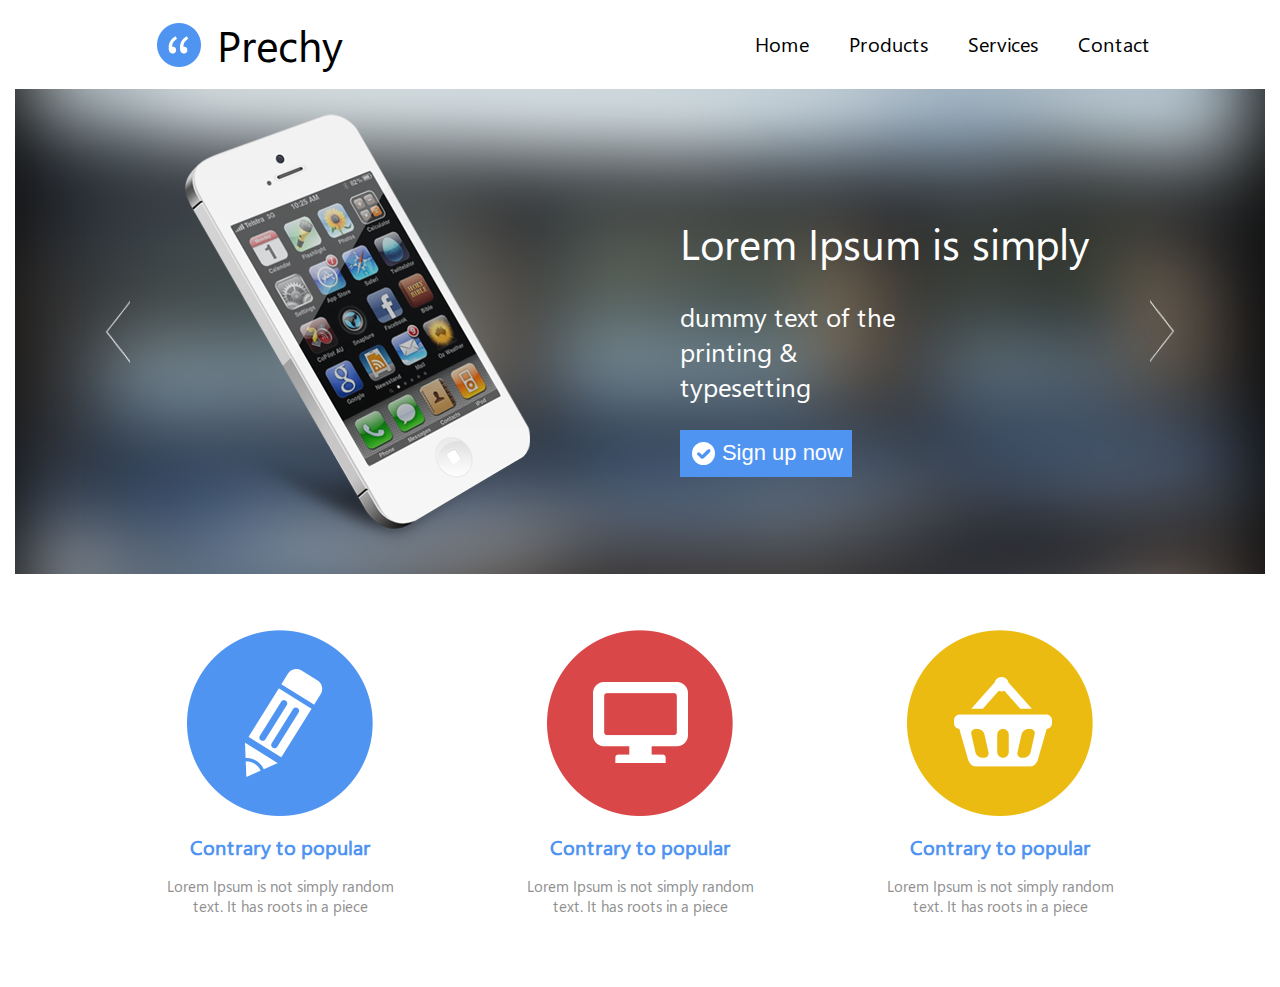
<file: index.html>
<!DOCTYPE html>
<html lang="en">
<head>
    <meta charset="UTF-8">
    <title>Lesson1 - Prechu</title>
    <link rel="stylesheet" href="css/style.css">
</head>
<body>
<header class="max-width">
    <div class="wrap">
        <div class="logo">
            <img src="assets/img/logo.png">
            <p class="logo-txt">Prechy</p>
        </div>
        <div class="menu-tabs">

            <a class="tab">Home</a>


            <a class="tab">Products</a>


            <a class="tab">Services</a>


            <a class="tab">Contact</a>

        </div>
    </div>
</header>
<main class="max-width">
    <section class="banner">
        <img src="assets/img/iphone.png" alt="iphone">
        <div class="description">
            <h1>Lorem Ipsum is simply </h1>
            <p>dummy text of the printing & typesetting </p>
            <button class="btn"><i class="done-icon"></i>Sign up now
            </button>
        </div>
        <div class="arrows">
            <i class="arrow left"></i>
            <i class="arrow right"></i>
        </div>
    </section>
    <section class="wrap2">
        <div class="feature">
            <img src="assets/img/feature1.png" alt="pic">
            <h2>Contrary to popular</h2>
            <p>Lorem Ipsum is not simply random text.
                It has roots in a piece </p>
        </div>
        <div class="feature">
            <img src="assets/img/feature2.png" alt="pic2">
            <h2>Contrary to popular</h2>
            <p>Lorem Ipsum is not simply random text.
                It has roots in a piece </p>
        </div>
        <div class="feature">
            <img src="assets/img/feature3.png" alt="pic3">
            <h2>Contrary to popular</h2>
            <p>Lorem Ipsum is not simply random text.
                It has roots in a piece </p>
        </div>
    </section>
</main>
<footer class="max-width"></footer>
</body>
</file>
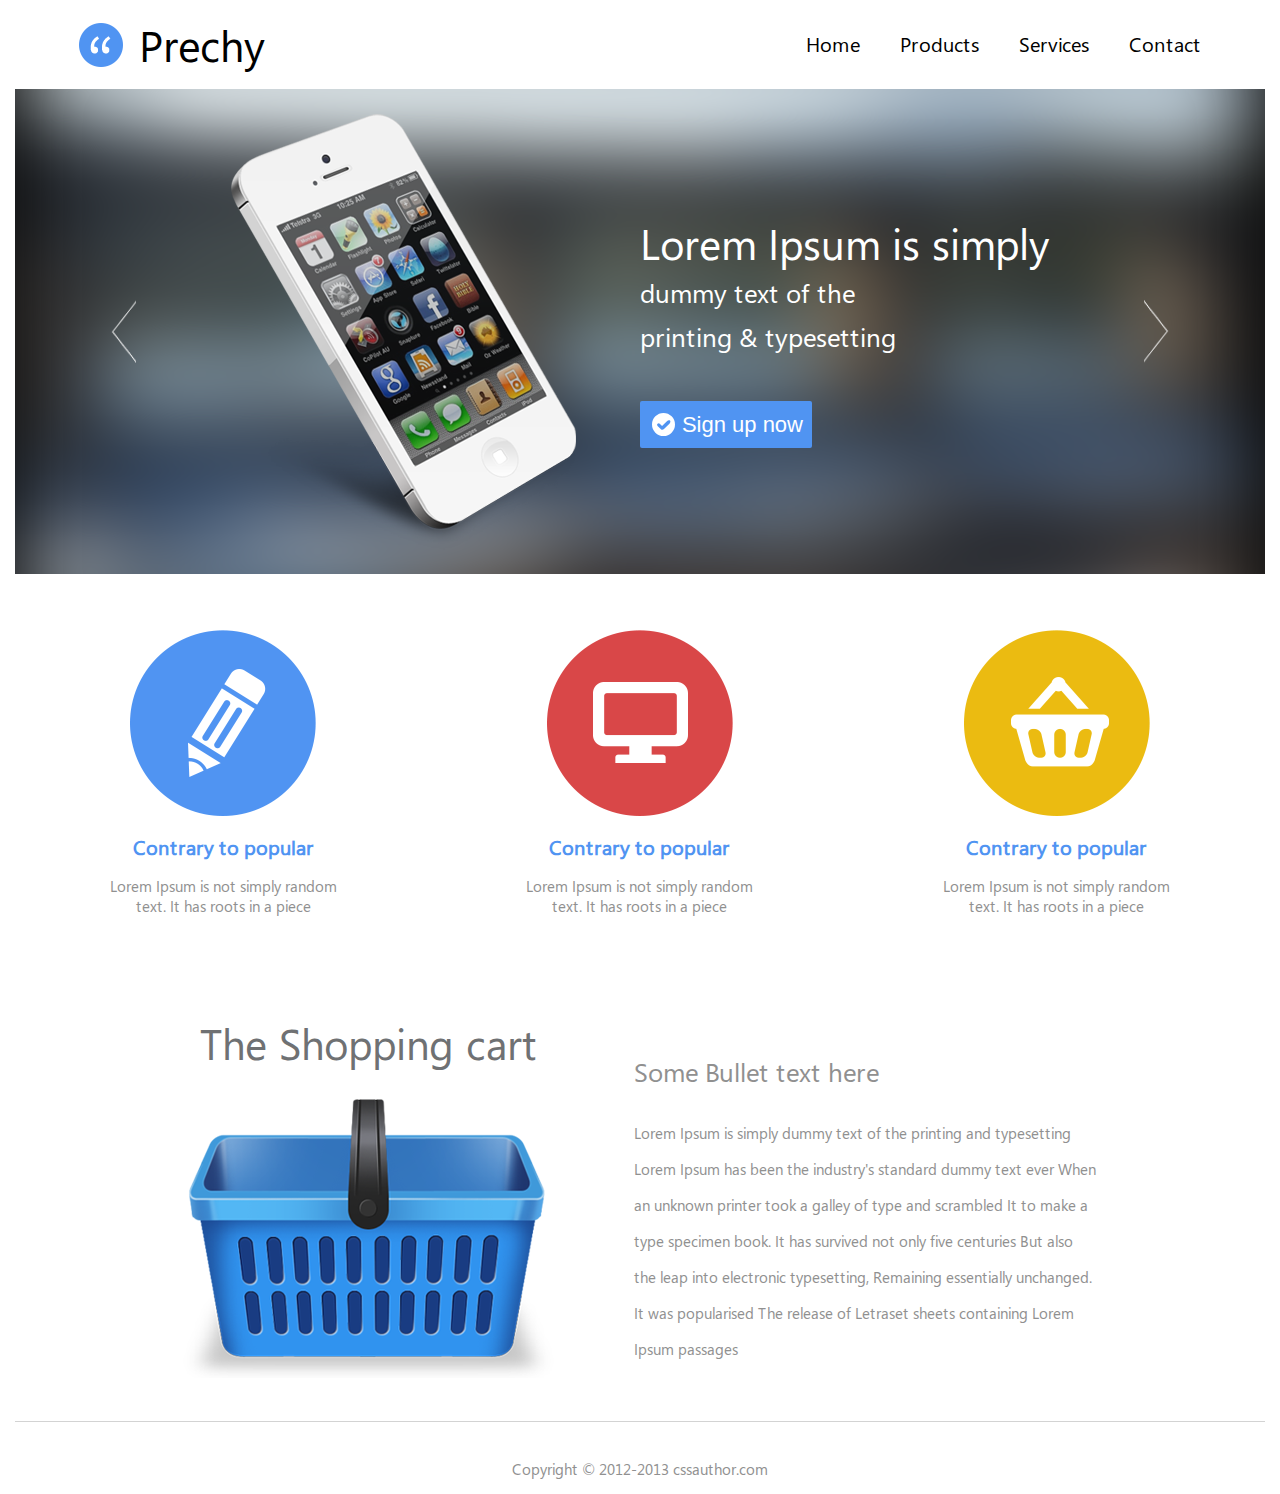
<file: layout1/index.html>
<!DOCTYPE html>
<html lang="en">
<head>
    <meta charset="UTF-8">
    <meta name="viewport" content="width=device-width, initial-scale=1.0">
    <title>Lesson2 - Prechu</title>
    <link rel="stylesheet" href="css/style.css">
</head>
<body>
<header class="max-width">
    <div class="wrap">
        <div class="logo">
            <img src="assets/img/logo.png">
            <p class="logo__text">Prechy</p>
        </div>
        <div class="menu__nav">

            <a class="nav__tab">Home</a>


            <a class="nav__tab">Products</a>


            <a class="nav__tab">Services</a>


            <a class="nav__tab">Contact</a>

        </div>
        <div class="menu_hamburger">
        </div>
    </div>
</header>
<main class="max-width">
    <section class="banner">
        <img src="assets/img/iphone.png" alt="iphone">
        <div class="banner__description">
            <h1>Lorem Ipsum is simply </h1>
            <p>dummy text of the printing & typesetting </p>
            <button class="btn btn__text"><i class="btn__icon"></i>Sign up now
            </button>
        </div>
        <div class="banner__arrows">
            <i class="arrow arrow_left"></i>
            <i class="arrow arrow_right"></i>
        </div>
    </section>
    <section class="wrap2">
        <div class="advantage">
            <img src="assets/img/feature1.png" alt="pic">
            <div class="advantage_description">
                <h2>Contrary to popular</h2>
                <p>Lorem Ipsum is not simply random text.
                    It has roots in a piece </p>
            </div>
        </div>
        <div class="advantage">
            <img src="assets/img/feature2.png" alt="pic2">
            <div class="advantage_description">
                <h2>Contrary to popular</h2>
                <p>Lorem Ipsum is not simply random text.
                    It has roots in a piece </p>
            </div>
        </div>
        <div class="advantage">
            <img src="assets/img/feature3.png" alt="pic3">
            <div class="advantage_description">
                <h2>Contrary to popular</h2>
                <p>Lorem Ipsum is not simply random text.
                    It has roots in a piece </p>
            </div>
        </div>
    </section>
    <section class="wrap3">
        <div class="column1">
            <h1>The Shopping cart</h1>
            <img src="assets/img/cart.png" alt="cart">
        </div>
        <div class="column2">
            <h3>Some Bullet text here</h3>
            <p>Lorem Ipsum is simply dummy text of the printing
                and typesetting
                Lorem Ipsum has been the industry's standard dummy
                text ever
                When an unknown printer took a galley of type and
                scrambled
                It to make a type specimen book. It has survived not
                only five centuries
                But also the leap into electronic typesetting,
                Remaining essentially unchanged. It was popularised
                The release of Letraset sheets containing Lorem
                Ipsum passages</p>
        </div>
    </section>
</main>
<footer class="max-width">
    <div class="footer__border"></div>
    <p>Copyright © 2012-2013 cssauthor.com</p>
</footer>
</body>
</file>
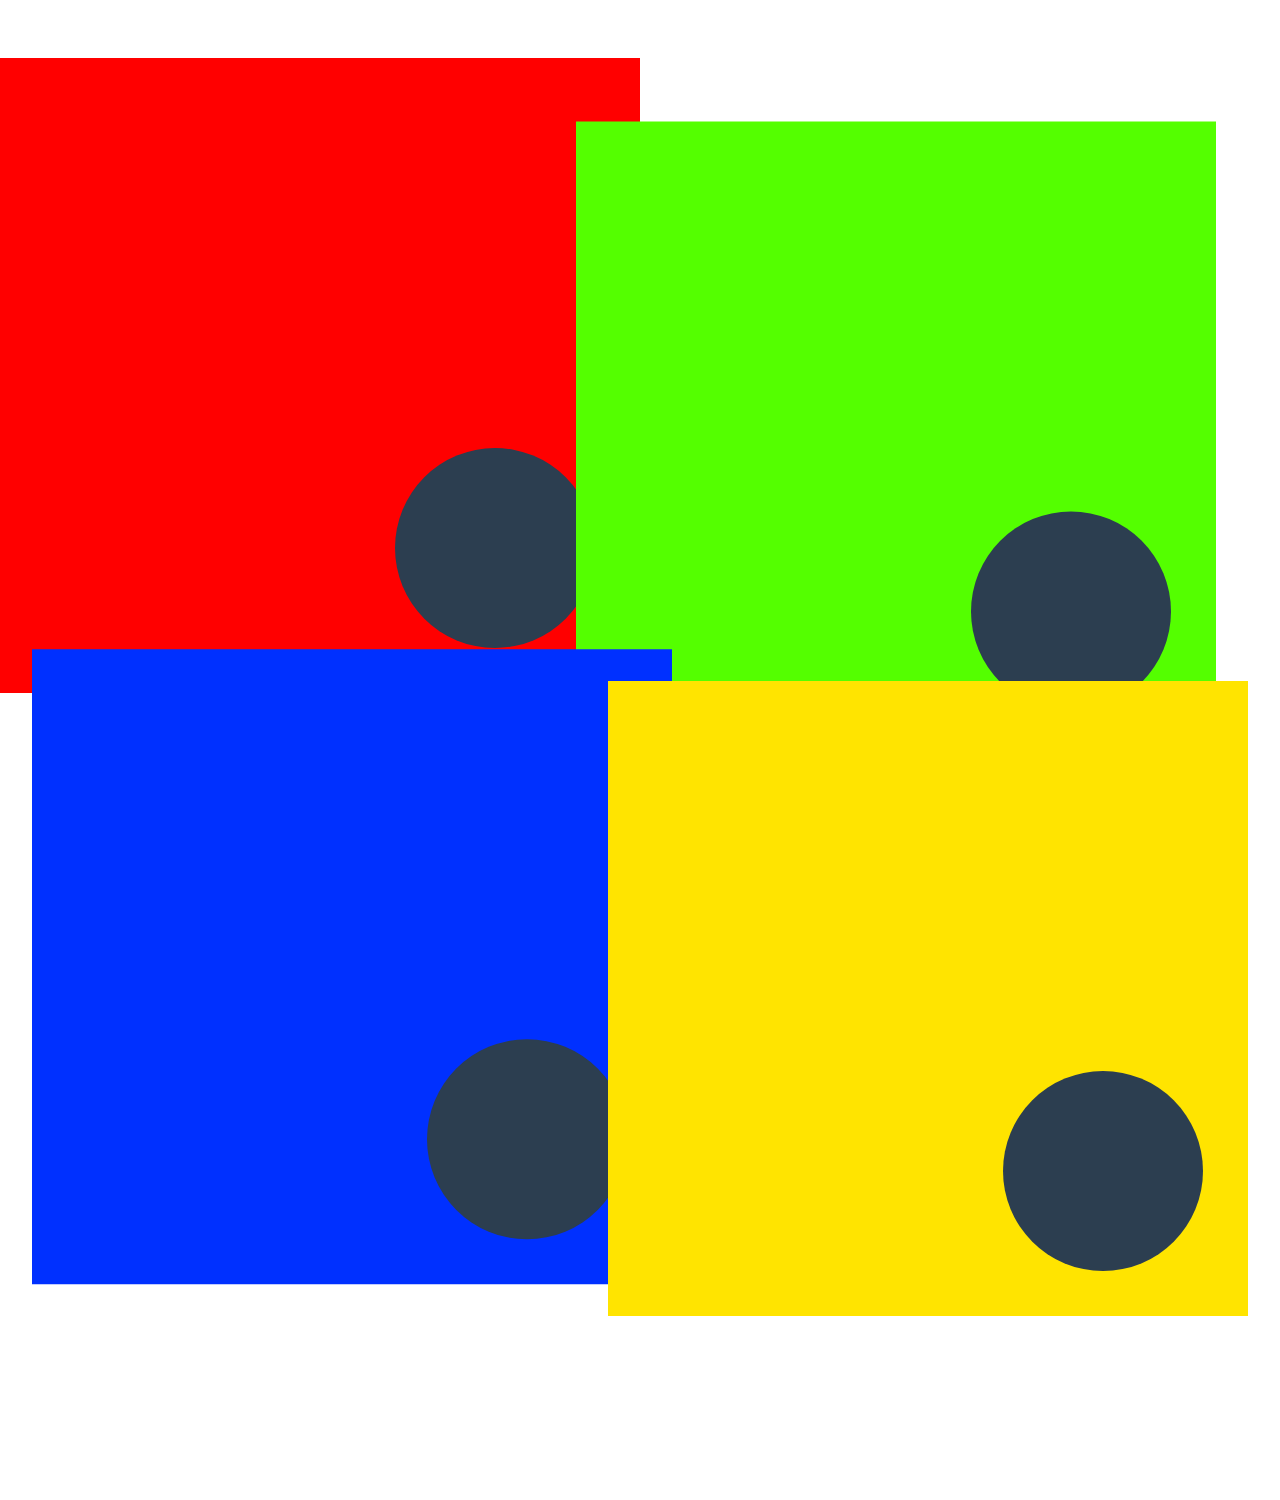
<file: layout3/index.html>
<!DOCTYPE html>
<html lang="en">
<head>
    <meta charset="UTF-8">
    <meta name="viewport" content="width=device-width, initial-scale=1">
    <title>Layout3</title>
    <link rel="stylesheet" href="css/style.css">
</head>
<body>
<div class="box">
        <div class="box__item box_red">
            <div class="box__item__circle">
                <div class="cross"></div>
            </div>
        </div>
        <div class="box__item box_green">
            <div class="box__item__circle">
                <div class="cross"></div>
            </div>
        </div>
        <div class="box__item box_blue">
            <div class="box__item__circle">
                <div class="cross"></div>
            </div>
        </div>
        <div class="box__item box_yellow">
            <div class="box__item__circle">
                <div class="cross"></div>
            </div>
        </div>
</div>
</body>
</html>
</file>
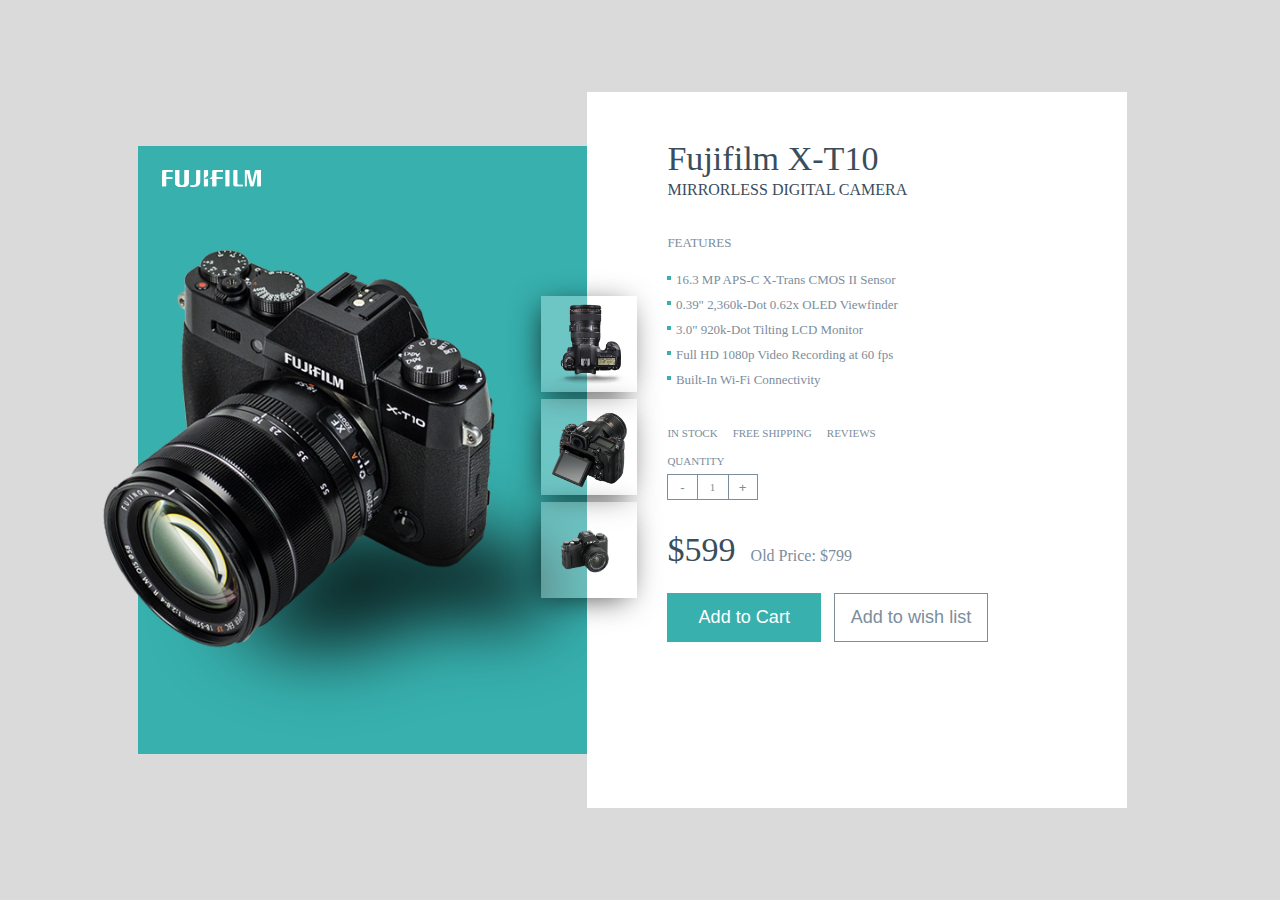
<file: layout4/index.html>
<!DOCTYPE html>
<html lang="en">
<head>
    <meta charset="UTF-8">
    <meta content="width=device-width, initial-scale=1" name="viewport" />
    <title>Layout4</title>
    <link rel="stylesheet" href="css/style.css">
</head>
<body>
<main class="wrapp">
    <div class="one">
        <img class="logo" src="assets/img/logo.png" alt="logo">
        <img class="camera" src="assets/img/camera1.png" alt="camera">
        <div class="camera_shadow">
            <img src="assets/img/camera-shadow.png" alt="camera-shadow">
        </div>
        <div class="one_gallery-pic">
            <div class="gallery-pic">
                <img class="pic_one" src="assets/img/camera-top.png" alt="camera-top-pic">
            </div>
            <div class="gallery-pic">
                <img class="pic_two" src="assets/img/camera-back.png" alt="camera-back-pic">
            </div>
            <div class="gallery-pic">
                <img class="pic_three" src="assets/img/camera-right.png" alt="camera_right">
            </div>
        </div>
    </div>
    <div class="two">
        <div class="two_item">
            <h1>Fujifilm X-T10</h1>
            <h2>Mirrorless Digital Camera</h2>
            <div class="list_item">
                <p>Features</p>
            <ul>
                <li>16.3 MP APS-C X-Trans CMOS II Sensor</li>
                <li>0.39" 2,360k-Dot 0.62x OLED Viewfinder</li>
                <li>3.0" 920k-Dot Tilting LCD Monitor</li>
                <li>Full HD 1080p Video Recording at 60 fps</li>
                <li>Built-In Wi-Fi Connectivity</li>
            </ul>
            </div>
            <div class="two_item_features">
                <ul>
                    <li class="features">In stock</li>
                    <li class="features">Free shipping</li>
                    <li class="features">Reviews</li>
                </ul>
            </div>
            <div class="qty">
                    <p>Quantity</p>
                    <div class="qty_control">
                        <button class="button_control qty_down">-</button>
                        <span class="qty_amount">1</span>
                        <button class="button_control qty_up">+</button>
                    </div>
            </div>
                    <div class="prices">
                        <h1 class="">$599</h1>
                        <p>Old Price: $799</p>
                    </div>
                <div class="order_button">
                    <button class="order_buttons add-to-cart_btn">Add to Cart</button>
                    <button class="order_buttons wish-list_btn">Add to wish list</button>
                </div>
        </div>

    </div>

</main>
</body>
</html>
</file>
<file: css/style.css>
@font-face {
    font-family: 'Segoe';
    src: url(fonts/SegoeWPN.ttf);
}

body {
    margin: 0;
    font-family: 'Segoe';
}

.max-width {
    max-width: 1250px;
    margin: 0 auto;
}

header {
    background-color: white;
}

.wrap {
    height: 89px;
    display: flex;
    align-items: center;
    justify-content: space-between;
}

.logo {
    display: flex;
    align-items: center;
}

.logo img {
    margin-left: 142px;
    background-repeat: no-repeat;
}

.logo-txt {

    font-weight: lighter;
    color: #000000;
    font-size: 43px;
    margin: 0 0 0 16px;
}

.menu-tabs {
    display: flex;
    font-weight: normal;
    font-size: 20px;
    color: black;
    margin-right: 115px;
    height: 100%;
}

.tab {
    display: flex;
    justify-content: center;
    align-items: center;
    border-bottom: 3px solid transparent;
    cursor: pointer;
    user-select: none;
    text-decoration: none;
}

.tab:not(:first-child) {
    margin-left: 40px;
}

.tab:hover {
    border-bottom: 3px solid #5094f2;
}

.banner {
    display: flex;
    align-items: center;
    background-image: url(../assets/img/banner.png);
    background-size: cover;
    background-repeat: no-repeat;
    height: 485px;
    position: relative;
}

.banner img {
    margin-left: 170px;
}

.description {
    margin: 150px;
}

.description h1{
    color: white;
    font-size: 42px;
    font-weight: normal;
}


.description p {
    max-width: 240px;
    color: white;
    font-size: 26px;
}

.btn {
    display: flex;
    justify-content: space-between;
    align-items: center;
    background-color: #5094f2;
    border: none;
    color: white;
    padding: 9px;
    font-size: 22px;
    cursor: pointer;
    font-weight: lighter;
    font-style: normal;
    width: 172px;
}

.done-icon {
    padding: 3px;
    width: 23px;
    height: 23px;
}

.done-icon:before {
    content: url("../assets/icons/done-icon.svg");
}

.arrows {
    position: absolute;
    width: calc(100% - 180px);
    display: flex;
    justify-content: space-between;
    margin: auto;
    left: 0;
    right: 0;
}
.arrow {
    background-image: url("../assets/icons/arrow.png");
    width: 25px;
    height: 63px;
}

.right {
    transform: rotate(180deg);
}


.wrap2 {
    display: flex;
    margin: 56px auto;
    position: relative;
    width: calc(100% - 280px);
    justify-content: space-between;

}

.wrap2 h2 {
    color: #5094f2;
    justify-content: center;
    align-items: center;
    font-size: 20px;
}

.wrap2 p {
    margin-top: auto;
    font-size: 15px;
    color: #909090;
    width: 250px;
    font-weight: normal;
    text-align: center;
}

.feature {
    display: flex;
    flex-direction: column;
    align-items: center;
}
</file>
<file: layout1/css/style.css>
@font-face {
    font-family: 'Segoe';
    src: url(fonts/SegoeWPN.ttf);
}
html {
    font-size: 16px;
}
body {
    margin: 0;
    font-family: 'Segoe';
}

.max-width {
    max-width: 1250px;
    margin: 0 auto;
}

header {
    background-color: white;
}

.wrap {
    height: 89px;
    display: flex;
    align-items: center;
    justify-content: space-between;
}

.logo {
    display: flex;
    align-items: center;
}

.logo img {
    margin-left: 5vw;
    background-repeat: no-repeat;
}

.logo__text {
    font-weight: lighter;
    color: #000000;
    font-size: 43px;
    margin: 0 0 0 16px;
}

.menu__nav {
    display: flex;
    font-weight: normal;
    font-size: 20px;
    color: black;
    margin-right: 5vw;
    height: 100%;
}

.nav__tab {
    display: flex;
    justify-content: center;
    align-items: center;
    border-bottom: 3px solid transparent;
    cursor: pointer;
    user-select: none;
    text-decoration: none;
}

.nav__tab:not(:first-child) {
    margin-left: 40px;
}

.nav__tab:hover {
    border-bottom: 3px solid #5094f2;
}

.menu_hamburger{
    display: none;
    background-image: url("../assets/icons/menu_hamburger.png");
    width: 56px;
    height: 42px;
}

.banner {
    display: flex;
    align-items: center;
    justify-content: center;
    background-image: url(../assets/img/banner.png);
    background-size: cover;
    background-repeat: no-repeat;
    height: 485px;
    position: relative;
}


.banner__description {
    margin-left: 5vw;
}

.banner__description h1{
    color: white;
    font-size: 42px;
    font-weight: normal;
    margin: 0;
}


.banner__description p {
    max-width: 260px;
    color: white;
    font-size: 26px;
    margin: 0;
    line-height: 44px;
}

.btn {
    display: flex;
    justify-content: space-between;
    align-items: center;
    background-color: #5094f2;
    border: none;
    border-radius: 2px;
    cursor: pointer;
    width: 172px;
    margin: 42px 0 0;
    padding: 9px;
}

.btn:hover {
    background-color: #446cbe;
    border: none;

}
.btn__text {
    color: white;
    font-size: 22px;
    font-weight: lighter;
    font-style: normal;
}
.btn__icon {
    padding: 3px;
    width: 23px;
    height: 23px;
}

.btn__icon:before {
    content: url("../assets/icons/done-icon.svg");
}

.banner__arrows {
    position: absolute;
    display: flex;
    justify-content: space-between;
    margin: 0 6rem;
    left: 0;
    right: 0;
}
.arrow {
    background-image: url("../assets/icons/arrow.png");
    width: 25px;
    height: 63px;
}

.arrow_right {
    transform: rotate(180deg);
}


.wrap2 {
    display: flex;
    margin: 56px auto;
    position: relative;
    justify-content: space-around;

}

.wrap2 h2 {
    color: #5094f2;
    justify-content: center;
    align-items: center;
    font-size: 20px;
}

.wrap2 p {
    margin-top: auto;
    font-size: 15px;
    color: #909090;
    max-width: 250px;
    font-weight: normal;
}

.advantage {
    display: flex;
    flex-direction: column;
    align-items: center;
}

.advantage_description {
    text-align: center;
}


.wrap3 {
    display: flex;
    align-items: flex-end;
    justify-content: center;
    margin: 0 3vw 3vw;
}

.column1 h1 {
    font-weight: normal;
    font-size: 42px;
    color: #6f7173;
    text-align: center;
}

.column2 {
    margin-left: 5rem;
}

.column2 h3 {
    font-weight: normal;
    font-size: 26px;
    color: #909090;
}

.column2 p {
    max-width: 29rem;
    color: #909090;
    font-size: 15px;
    line-height: 36px;
}

.footer__border {
    border-top: 1px solid lightgray;
}

footer p {
    margin-top: 2.3rem;
    font-size: 15px;
    color: #909090;
    text-align: center;

}

@media screen and (max-width: 1150px){
    .banner__arrows {
        margin: 0 3rem;
    }
}

@media screen and (max-width: 768px){
    .wrap {
        margin: 0 3vw;
    }
    .logo img {
        margin: 0;
    }
    .menu__nav {
        display: none;
    }
    .menu_hamburger {
        display: block;
    }
    .banner {
        height: 335px;
    }
    .banner img {
        height: 80%;
    }
    .banner__description h1{
        font-size: 31px;
        font-weight: normal;

     }
    .banner__description p{
        font-size: 22px;

    }
    .btn {
        width: 234px;
    }
    .btn__text {
        font-size: 31px;
    }
    .btn__icon {
        height: auto;
    }
    .banner__arrows {
        display: none;
    }
    .wrap2 {
        flex-direction: column;
        margin: 0;
    }
    .advantage {
        flex-direction: row;
        border-bottom: 1px solid gray;
        justify-content: center;
    }
    .advantage img {
        height: 130px;
        padding: 30px;

    }
    .advantage_description {
        text-align: left;
    }
    .advantage_description h2 {
        font-size: 34px;
        margin: 0;
        line-height: 60px;
    }
    .advantage_description p {
        font-size: 19px;
        max-width: 380px;
    }
    .wrap3 {
        flex-direction: column;
        align-items: center;
        margin: 0 5vw 3vw;
    }
    .column2 {
        width: 90%;
        margin-left: 0;
    }
    .column2 p {
        max-width: 100%;
    }
}

@media screen and (max-width: 640px){
    .banner img {
        height: 40vw;
    }

    .banner__description {
        margin-left: 3vw;
    }
}

@media screen and (max-width: 480px){
    .banner__description h2 {
        font-size: 26px;
        line-height: 44px;
    }
    .banner__description p {
        font-size: 18px;
    }
    .btn{
        width: 205px;
    }
    .btn__text {
        font-size: 26px;
    }
    .advantage_description h2{
        line-height: initial;
        font-size: 25px;
    }
    .advantage_description p{
        line-height: initial;
        font-size: 16px;
    }
    .column1 h1 {
        font-size: 35px;
    }
    .banner img {
        display: none;
    }
    .advantage img {
        height: 70px;
        padding: 20px;
    }

    .column1 img {
        width: 300px;
    }
}

@media screen and (max-width: 360px){
    .banner__description {
        text-align: center;
    }
    .banner__description h1{
        font-size: 22px;
    }
    .banner__description p {
        font-size: 16px;
        line-height: 30px;
    }
    .btn {
        margin: 42px auto 0;
    }
}
</file>
<file: layout3/css/style.css>
* {
    margin: 0;
    padding: 0
    box-sizing: border-box;
}

body {
    display: flex;
    align-items: center;
}

.box {
    display: flex;
    align-items: center;
    justify-content: center;
    flex-wrap: wrap;
    width:  1360px;
    height: 1500px;
    background-color: white;
}

.box__item {
    width: 50%;
    height: 635px;
    display: flex;
    justify-content: flex-end;
    align-items: flex-end;
    transition: .4s;
}

.box__item:hover {
    z-index: 1;
    box-shadow: 0 -1px 20px 5px rgba(217,213,217,1);
    transform: scale(1.1);
}

.box__item:hover .box__item__circle .cross {
    display: block;
}


.box__item__circle {
    background-color: #2c3e50;
    border-radius: 50%;
    width: 200px;
    height: 200px;
    margin: 45px;
    display: flex;
    align-items: center;
    justify-content: center;
}

.cross {
    background: black;
    height: 160px;
    position: relative;
    width: 10px;
    display: none;
}

.cross:after {
    background: black;
    content: "";
    height: 10px;
    left: -75px;
    position: absolute;
    top: 75px;
    width: 160px;
}

.box_red {
    background-color: #ff0000;

}

.box_green {
    background-color: #54ff00;
    transform: translate(-10%, 10%);
}

.box_blue {
    background-color: #0030ff;
    transform: translate(5%, -25%);
}

.box_yellow {
    background-color: #ffe400;
    transform: translate(-5%, -20%);
}

/*@media screen and (max-width: 1280px) {


   .box__item {
       width: 520px;
       height: 535px;
   }
    .box_red {
        left: 150px;
        top: 180px;
    }

    .box_green {
        right: 160px;
        top: 205px;
    }

    .box_blue {
        bottom: 290px;
        left: 115px;
    }

    .box_yellow {
        right: 130px;
        bottom: 250px;
    }
    .box__item__circle {
        width: 150px;
        height: 150px;
    }
}

@media screen and (max-width: 1150px) {
    .box__item {
        width: 420px;
        height: 435px;
    }
    .box_red {
        left: 170px;
        top: 180px;
    }

    .box_green {
        right: 170px;
        top: 205px;
    }

    .box_blue {
        bottom: 530px;
        left: 165px;
    }

    .box_yellow {
        right: 150px;
        bottom: 500px;
    }
    .box__item__circle {
        width: 150px;
        height: 150px;
    }

    .cross {
        height: 130px;
    }
    .cross:after {
        top: 61px;
        left: -62px;
        height: 10px;
        width: 130px;
    }
}

 */
@media screen and (max-width: 980px) {

    .box{
        position: relative;
        flex-direction: column-reverse;
        align-items: center;
        flex-wrap: nowrap;

    }
    .box__item {
       margin-bottom: 15px;

    }
    .box__item .box__item__circle .cross {
        display: block;
    }

    .box_green {
        transform: initial;
    }

    .box_blue {

        transform: initial;
    }

    .box_yellow {
        transform: initial;
    }
    .box__item__circle {
        width: 150px;
        height: 150px;
    }

    .cross {
        height: 130px;
    }
    .cross:after {
        top: 61px;
        left: -62px;
        height: 10px;
        width: 130px;
    }
}

@media screen and (max-width: 600px) {
    .box__item {
        height: 535px;

    .box__item__circle {
        width: 90px;
        height: 90px;
    }

    .cross {
        height: 100px;
    }
    .cross:after {
        top: 45px;
        left: -42px;
        height: 10px;
        width: 95px;
    }
}

@media screen and (max-width: 500px) {
    .box__item {
        height: 435px;
    }
    .box__item__circle {
        width: 90px;
        height: 90px;
    }

    .cross {
        height: 85px;
    }
    .cross:after {
        top: 40px;
        left: -38px;
        height: 10px;
        width: 87px;
    }
}

@media screen and (max-width: 450px) {
    .box__item {
        height: 255px;
    }

    .cross {
        height: 85px;
    }
    .cross:after {
        top: 35px;
        left: -38px;
        height: 10px;
        width: 65px;
    }
}

@media screen and (max-width: 380px) {
    .cross {
        height: 65px;
    }
    .box__item__circle {
        width: 80px;
        height: 80px;
    }

    .cross:after {
        top: 28px;
        left: -27px;
        width: 65px;
    }
}
</file>
<file: layout4/css/style.css>
* {
    margin: 0;
    padding: 0;
}

body {
    display: flex;
    align-items: center;
    justify-content: center;
    font-size: 16px;
    background-color: rgba(144, 144, 144, 0.33);
    height: 100vh;
    width: 100%;
    font-family: Montserrat;
}

.wrapp {
    display: flex;
    align-items: center;
    width: 100%;
    height: 65%;
    max-width: 1005px;
}

.one {
    background-color: #37b0ae;
    width: 28.12em;
    height: 38em;
    position: relative;
}
.logo {
    position: absolute;
    top: 1.5em;
    left: 1.5em;
}

.camera {
    position: absolute;
    top: 0;
    bottom: 0;
    margin: auto;
    left: -3.5em;
    width: auto;
    height: 450px;
}
.camera_shadow {
    position: absolute;
    top: 18em;
    left: 0.5em;
}

.camera_shadow img {
    width: 31em;
    height: 19em;
}

.two {
    width: 33.75em;
    background-color: white;
    height: 44.75em;
    position: relative;
    text-align: center;
}

.two_item {
    margin: 3em 0 0 5em;
    color: #7c8d9c;
    text-align: left;
}

.two_item h1 {
    font-family: Montserrat;
    color: #3a4d5c;
    font-weight: normal;
    font-size: 2.13em;
    margin-bottom: 0.1em;
}

.two_item h2 {
    font-weight: normal;
    text-transform: uppercase;
    font-size: 1em;
    color: #3a4d5c;
}

.list_item {
    margin-top: 2.5em;
    font-size: 0.81em;
    font-weight: normal;
    line-height: 1.75em;
}

.list_item p {
    margin-bottom: 1.1em;
    text-transform: uppercase;
}

.list_item ul{
    list-style: none;
    marging: 0 0.1em 0 0;
    padding: 0;
}

.list_item ul li {
    margin-bottom: 0.18em;
}

.list_item ul li::before {
    content: ' ';
    display: inline-block;
    width: 0.31em;
    height: 0.31em;
    background-color: #37b0ae;
    margin-right: 0.35em;
    margin-top: 0.29em;
    margin-bottom: 0.31em;
}
.two_item_features {
    margin-top: 2em;
}
.two_item_features ul{
    list-style: none;
}

.two_item_features ul li {
    font-size: 11px;
    display: inline-block;
    margin-right: 1em;
    text-transform: uppercase;
}

.qty{
    position: relative;
    text-transform: uppercase;
    font-size: 0.69em;
    margin-top: 1.25em;
}

.qty_control {
    margin-top: 0.62em;
    position: absolute;
    width: 8em;
    height: 2.19em;
    border: 1px solid #7c8d9c;
    display: flex;
    align-items: center;
    justify-content: center;
}

.button_control {
    width: 33%;
    height: 1.9em;
    position: absolute;
    border: none;
    cursor: pointer;
    text-decoration: none;
    color: #7c8d9c;
    transition: .2s;
}

.button_control:hover {
    background-color: #37b0ae;
    color: #ffffff;
}
.qty_amount {
    width: 2.5em;
    text-align: center;
}
.qty_down {
    left:0;
    background-color: rgba(144,144,144,0);
    border-right: 1px solid #7c8d9c;
}

.qty_up {
    right:0;
    background-color: rgba(144,144,144,0);
    border-left: 1px solid #7c8d9c;
}

.prices{
    display: flex;
    margin-top: 4em;
    align-items: baseline;
}

.prices p {
    text-transform: none;
    padding-left: 0.94em;
}
.order_button {
    margin-top: 1.25em;
}
.order_buttons {
   width: 11.5em;
   height: 2.7em;
   text-align: center;
   text-decoration: none;
   cursor: pointer;
   padding: auto 54px;
   border: none;
   font-size: 1.13em;
    transition: .3s;
}

.add-to-cart_btn {
    background-color: #37b0ae;
    color: #ffffff;
    margin-right: 0.5em;

}
.add-to-cart_btn:hover {
    background-color: #216b69;
}

.wish-list_btn {
    background-color: white;
    border: 1px solid #7c8d9c;
    color: #7c8d9c;
    transition: .5s;
}

.wish-list_btn:hover {
    background-color: rgba(33, 107, 105, 0.23);

}

.one_gallery-pic {
    display: flex;
    flex-direction: column;
    justify-content: center;
    position: absolute;
    bottom: 0;
    top: 0;
    right: -50px;
    margin: auto;
    z-index: 1;
}

.gallery-pic {
    background-color: rgba(255, 255, 255, 0.27);
    width: 96px;
    height: 96px;
    box-shadow: -4px 5px 31px -6px rgba(0,0,0,0.75);
    margin-bottom: 7px;
    transition: .2s;
}

.gallery-pic img {
    margin-top: 8px;
    object-fit: cover;
}

.pic_one {
    width: 96px;
    height: 81px;
}

.pic_two {
    width: 100%;
    height: 90%;
}

.pic_three {
    width: 100%;
    height: 90%;
}

.gallery-pic:hover {
    transform: scale(1.1);
}
@media screen and (max-width: 1280px){
    .wrapp {
        width: 85%;
    }

    .camera {
        height: 400px;
        left: -2.5em;
    }
}
    .order_buttons {
        width: 8.5em;
    }
@media screen and (max-width: 900px) {
    body {
        background-color: white;
    }
    .wrapp {
        flex-direction: column;
        height: 100%;
        width: 100%;
    }
    .one {
        width: 100%;
        height: 50%;
    }
    .camera {
        left: 0;
        right: 0;
        width: auto;
        height: 60%;
        margin: 0 auto;
        top: 2em;
    }
    .camera_shadow {
        left: 0;
        right: 0;
        margin: auto;
        display: flex;
        justify-content: center;
        top: 10em;
        min-width: 200px;
}
    .camera_shadow img {
        width: 300px;
        height: 11em;
    }

    .one_gallery-pic {
        flex-direction: row;
        right: 0;
        left: 0;
        bottom: 10px;
        top: initial;
    }
    .gallery-pic {
        margin: 0 10px 0;
    }
    .two {
        display: flex;
        width: 100%;
        height: 50%;
        align-items: center;
        justify-content: center;
    }
    .two_item {
        margin: 3em 0;
        position: absolute;
        top: 0;
    }
}

@media screen and (max-width: 450px) {
    .one_gallery-pic {
        flex-direction: row;
        right: 0;
        left: 0;
        bottom: 28px;
        top: initial;
    }
    .gallery-pic {
        margin: 0 8px 0;
    }

    .two_item {
        margin: 3em 2em;
    }

    .two_item h1 {
        margin-top: -1em;
        font-size: 1.9em;
    }

    .two_item h2 {
        font-size: 0.85em;
    }

    .list_item {
        margin-top: 1.5em;
        font-size: 0.81em;
    }
    .two_item_features {
        margin-top: 1.3em;
    }
    .order_button {
        margin-top: 0.92em;
    }
    .order_buttons {
        width: 8.5em;
        height: 2.0em;

    }
}


@media screen and (max-width: 320px) {
    .camera {
        top: 4em;
        height: 50%;
    }
    .two_item {
        margin: 3em 1em;
    }
}
</file>
